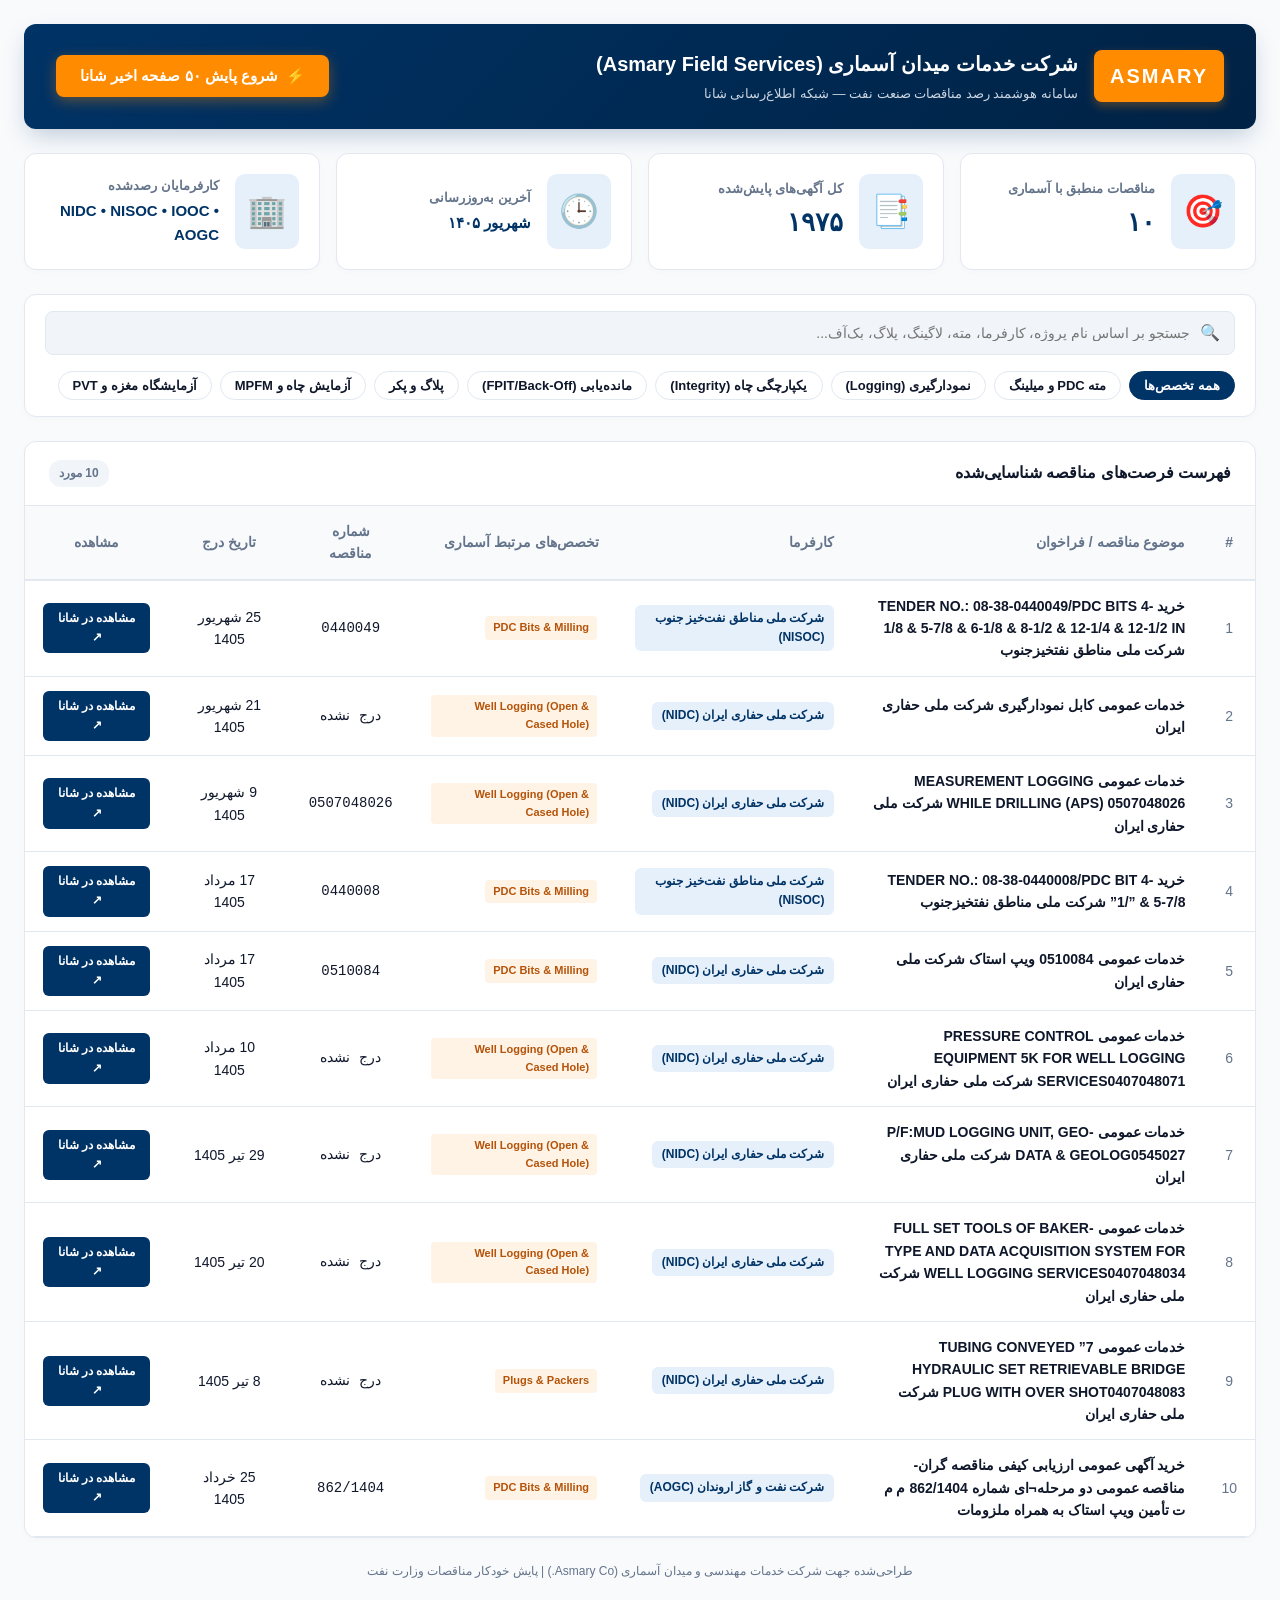
<file: index.html>
<!DOCTYPE html>
<html lang="fa" dir="rtl">
<head>
    <meta charset="UTF-8">
    <meta name="viewport" content="width=device-width, initial-scale=1.0">
    <title>سامانه رصد مناقصات بالادستی — شرکت آسماری</title>
    <link rel="stylesheet" href="static/style.css">
    <link rel="icon" href="https://asmaryco.com/wp-content/uploads/2025/12/logo_asmary_white_englishandpersian6-Copy-300x143.jpg">
</head>
<body>
    <div class="app-layout">
        <header class="navbar">
            <div class="brand">
                <div class="logo-box">ASMARY</div>
                <div>
                    <h1>شرکت خدمات میدان آسماری (Asmary Field Services)</h1>
                    <p class="subtitle">سامانه هوشمند رصد مناقصات صنعت نفت — شبکه اطلاع‌رسانی شانا</p>
                </div>
            </div>
            <div class="header-actions">
                <button id="scanBtn" class="btn btn-primary" onclick="startScan(50)">
                    <span class="btn-icon">⚡</span>
                    <span id="btnText">شروع پایش ۵۰ صفحه اخیر شانا</span>
                </button>
            </div>
        </header>

        <div class="metrics-grid">
            <div class="card metric-card">
                <span class="metric-icon">🎯</span>
                <div>
                    <div class="metric-label">مناقصات منطبق با آسماری</div>
                    <div id="matchedCount" class="metric-value">۱۰</div>
                </div>
            </div>
            <div class="card metric-card">
                <span class="metric-icon">📑</span>
                <div>
                    <div class="metric-label">کل آگهی‌های پایش‌شده</div>
                    <div id="totalScanned" class="metric-value">۱۹۷۵</div>
                </div>
            </div>
            <div class="card metric-card">
                <span class="metric-icon">🕒</span>
                <div>
                    <div class="metric-label">آخرین به‌روزرسانی</div>
                    <div id="lastUpdated" class="metric-value font-sm">شهریور ۱۴۰۵</div>
                </div>
            </div>
            <div class="card metric-card">
                <span class="metric-icon">🏢</span>
                <div>
                    <div class="metric-label">کارفرمایان رصدشده</div>
                    <div class="metric-value font-sm">NIDC • NISOC • IOOC • AOGC</div>
                </div>
            </div>
        </div>

        <div class="card filter-bar">
            <div class="search-wrapper">
                <span class="search-icon">🔍</span>
                <input type="text" id="searchInput" placeholder="جستجو بر اساس نام پروژه، کارفرما، مته، لاگینگ، پلاگ، بک‌آف...">
            </div>
            <div class="filter-pills" id="serviceFilters">
                <button class="pill active" data-filter="all">همه تخصص‌ها</button>
                <button class="pill" data-filter="PDC Bits & Milling">مته PDC و میلینگ</button>
                <button class="pill" data-filter="Well Logging (Open & Cased Hole)">نمودارگیری (Logging)</button>
                <button class="pill" data-filter="Well Integrity & Casing Inspection">یکپارچگی چاه (Integrity)</button>
                <button class="pill" data-filter="Pipe Recovery (FPIT & Back-Off)">مانده‌یابی (FPIT/Back-Off)</button>
                <button class="pill" data-filter="Plugs & Packers">پلاگ و پکر</button>
                <button class="pill" data-filter="Surface Testing & MPFM">آزمایش چاه و MPFM</button>
                <button class="pill" data-filter="Core & PVT Laboratory">آزمایشگاه مغزه و PVT</button>
            </div>
        </div>

        <div class="card table-card">
            <div class="table-header-title">
                <h2>فهرست فرصت‌های مناقصه شناسایی‌شده</h2>
                <span id="filteredCountBadge" class="badge badge-light">۱۰ مورد</span>
            </div>
            <div class="table-responsive">
                <table>
                    <thead>
                        <tr>
                            <th style="width: 50px;" class="text-center">#</th>
                            <th>موضوع مناقصه / فراخوان</th>
                            <th>کارفرما</th>
                            <th>تخصص‌های مرتبط آسماری</th>
                            <th class="text-center">شماره مناقصه</th>
                            <th class="text-center">تاریخ درج</th>
                            <th class="text-center">مشاهده</th>
                        </tr>
                    </thead>
                    <tbody id="tenderTableBody">
                    </tbody>
                </table>
            </div>
        </div>

        <footer class="footer">
            طراحی‌شده جهت شرکت خدمات مهندسی و میدان آسماری (Asmary Co.) | پایش خودکار مناقصات وزارت نفت
        </footer>
    </div>

    <script>
    const INITIAL_TENDERS = [
        {
            "title": "خرید TENDER NO.: 08-38-0440049/PDC BITS 4-1/8 & 5-7/8 & 6-1/8 & 8-1/2 & 12-1/4 & 12-1/2 IN شرکت ملی مناطق نفتخیزجنوب",
            "client": "شرکت ملی مناطق نفت‌خیز جنوب (NISOC)",
            "matched_services": ["PDC Bits & Milling"],
            "tender_id": "0440049",
            "date": "25 شهریور 1405",
            "link": "https://www.shana.ir/tender/2770143/TENDER-NO-08-38-0440049-PDC-BITS-4-1-8-5-7-8-6-1-8-8-1-2"
        },
        {
            "title": "خدمات عمومی کابل نمودارگیری شرکت ملی حفاری ایران",
            "client": "شرکت ملی حفاری ایران (NIDC)",
            "matched_services": ["Well Logging (Open & Cased Hole)"],
            "tender_id": "درج نشده",
            "date": "21 شهریور 1405",
            "link": "https://www.shana.ir/tender/2700104/کابل-نمودارگیری"
        },
        {
            "title": "خدمات عمومی MEASUREMENT LOGGING WHILE DRILLING (APS) 0507048026 شرکت ملی حفاری ایران",
            "client": "شرکت ملی حفاری ایران (NIDC)",
            "matched_services": ["Well Logging (Open & Cased Hole)"],
            "tender_id": "0507048026",
            "date": "9 شهریور 1405",
            "link": "https://www.shana.ir/tender/2584994/MEASUREMENT-LOGGING-WHILE-DRILLING-APS-0507048026"
        },
        {
            "title": "خرید TENDER NO.: 08-38-0440008/PDC BIT 4-1/” & 5-7/8” شرکت ملی مناطق نفتخیزجنوب",
            "client": "شرکت ملی مناطق نفت‌خیز جنوب (NISOC)",
            "matched_services": ["PDC Bits & Milling"],
            "tender_id": "0440008",
            "date": "17 مرداد 1405",
            "link": "https://www.shana.ir/tender/2476472/TENDER-NO-08-38-0440008-PDC-BIT-4-1-5-7-8"
        },
        {
            "title": "خدمات عمومی 0510084 ویپ استاک شرکت ملی حفاری ایران",
            "client": "شرکت ملی حفاری ایران (NIDC)",
            "matched_services": ["PDC Bits & Milling"],
            "tender_id": "0510084",
            "date": "17 مرداد 1405",
            "link": "https://www.shana.ir/tender/2470118/0510084-ویپ-استاک"
        },
        {
            "title": "خدمات عمومی PRESSURE CONTROL EQUIPMENT 5K FOR WELL LOGGING SERVICES0407048071 شرکت ملی حفاری ایران",
            "client": "شرکت ملی حفاری ایران (NIDC)",
            "matched_services": ["Well Logging (Open & Cased Hole)"],
            "tender_id": "درج نشده",
            "date": "10 مرداد 1405",
            "link": "https://www.shana.ir/tender/2415771/PRESSURE-CONTROL-EQUIPMENT-5K-FOR-WELL-LOGGING-SERVICES0407048071"
        },
        {
            "title": "خدمات عمومی P/F:MUD LOGGING UNIT, GEO-DATA & GEOLOG0545027 شرکت ملی حفاری ایران",
            "client": "شرکت ملی حفاری ایران (NIDC)",
            "matched_services": ["Well Logging (Open & Cased Hole)"],
            "tender_id": "درج نشده",
            "date": "29 تیر 1405",
            "link": "https://www.shana.ir/tender/2337783/P-F-MUD-LOGGING-UNIT-GEO-DATA-GEOLOG0545027"
        },
        {
            "title": "خدمات عمومی FULL SET TOOLS OF BAKER-TYPE AND DATA ACQUISITION SYSTEM FOR WELL LOGGING SERVICES0407048034 شرکت ملی حفاری ایران",
            "client": "شرکت ملی حفاری ایران (NIDC)",
            "matched_services": ["Well Logging (Open & Cased Hole)"],
            "tender_id": "درج نشده",
            "date": "20 تیر 1405",
            "link": "https://www.shana.ir/tender/2297099/FULL-SET-TOOLS-OF-BAKER-TYPE-AND-DATA-ACQUISITION-SYSTEM-FOR"
        },
        {
            "title": "خدمات عمومی 7” TUBING CONVEYED HYDRAULIC SET RETRIEVABLE BRIDGE PLUG WITH OVER SHOT0407048083 شرکت ملی حفاری ایران",
            "client": "شرکت ملی حفاری ایران (NIDC)",
            "matched_services": ["Plugs & Packers"],
            "tender_id": "درج نشده",
            "date": "8 تیر 1405",
            "link": "https://www.shana.ir/tender/2202536/7-TUBING-CONVEYED-HYDRAULIC-SET-RETRIEVABLE-BRIDGE-PLUG-WITH"
        },
        {
            "title": "خرید آگهی عمومی ارزیابی کیفی مناقصه گران- مناقصه عمومی دو مرحله¬ای شماره 862/1404 م م ت تأمین ویپ استاک به همراه ملزومات",
            "client": "شرکت نفت و گاز اروندان (AOGC)",
            "matched_services": ["PDC Bits & Milling"],
            "tender_id": "862/1404",
            "date": "25 خرداد 1405",
            "link": "https://www.shana.ir/tender/2133780/آگهی-عمومی-ارزیابی-کیفی-مناقصه-گران-مناقصه-عمومی-دو-مرحله-ای"
        }
    ];

    let allTenders = INITIAL_TENDERS;
    let currentCategoryFilter = 'all';

    document.addEventListener('DOMContentLoaded', () => {
        applyFilters();
        document.getElementById('searchInput').addEventListener('input', applyFilters);
        document.querySelectorAll('.filter-pills .pill').forEach(btn => {
            btn.addEventListener('click', () => {
                document.querySelectorAll('.filter-pills .pill').forEach(p => p.classList.remove('active'));
                btn.classList.add('active');
                currentCategoryFilter = btn.getAttribute('data-filter');
                applyFilters();
            });
        });
    });

    function applyFilters() {
        const searchVal = document.getElementById('searchInput').value.trim().toLowerCase();
        const filtered = allTenders.filter(t => {
            const titleMatch = t.title.toLowerCase().includes(searchVal);
            const clientMatch = (t.client || '').toLowerCase().includes(searchVal);
            const idMatch = (t.tender_id || '').toLowerCase().includes(searchVal);
            const matchesSearch = !searchVal || titleMatch || clientMatch || idMatch;

            let matchesCat = true;
            if (currentCategoryFilter !== 'all') {
                const services = t.matched_services || [];
                matchesCat = services.includes(currentCategoryFilter);
            }
            return matchesSearch && matchesCat;
        });

        renderTable(filtered);
        document.getElementById('filteredCountBadge').textContent = filtered.length + ' مورد';
    }

    function renderTable(tenders) {
        const tbody = document.getElementById('tenderTableBody');
        if (!tenders || tenders.length === 0) {
            tbody.innerHTML = '<tr><td colspan="7" class="text-center text-muted py-5">هیچ مناقصه منطبقی یافت نشد.</td></tr>';
            return;
        }

        let rowsHtml = '';
        tenders.forEach((t, i) => {
            const services = t.matched_services || [];
            const badges = services.map(s => '<span class="service-badge">' + s + '</span>').join(' ');

            rowsHtml += `
                <tr>
                    <td class="text-center font-bold text-muted">${i + 1}</td>
                    <td style="font-weight: 600; max-width: 400px;">${t.title}</td>
                    <td><span class="client-tag">${t.client}</span></td>
                    <td>${badges}</td>
                    <td class="text-center" style="font-family: monospace;">${t.tender_id || '—'}</td>
                    <td class="text-center">${t.date || '—'}</td>
                    <td class="text-center">
                        <a href="${t.link}" target="_blank" class="view-btn">مشاهده در شانا ↗</a>
                    </td>
                </tr>
            `;
        });
        tbody.innerHTML = rowsHtml;
    }

    function startScan() {
        alert('سامانه در بستر GitHub Pages به صورت دمو و ایستا اجرا شده است.\n\nبرای شروع خزش زنده ۵۰ صفحه اخیر شانا بدون محدودیت، پروژه را روی سیستم محلی با فایل run.bat اجرا فرمایید.');
    }
    </script>
</body>
</html>
</file>
<file: static/style.css>
/* Asmary Tender Monitor Styles */
:root {
    --primary: #003366;
    --primary-dark: #002244;
    --primary-light: #e6f0fa;
    --accent: #ff8c00;
    --accent-light: #fff3e6;
    --success: #107c41;
    --success-light: #e8f5e9;
    --bg: #f8fafc;
    --surface: #ffffff;
    --text-dark: #0f172a;
    --text-muted: #64748b;
    --border: #e2e8f0;
    --radius: 12px;
}

* {
    box-sizing: border-box;
    margin: 0;
    padding: 0;
}

body {
    font-family: 'Segoe UI', Tahoma, Arial, sans-serif;
    background-color: var(--bg);
    color: var(--text-dark);
    direction: rtl;
    line-height: 1.6;
}

.app-layout {
    max-width: 1440px;
    margin: 0 auto;
    padding: 24px;
}

/* Header */
.navbar {
    background: linear-gradient(135deg, var(--primary) 0%, var(--primary-dark) 100%);
    color: white;
    padding: 24px 32px;
    border-radius: var(--radius);
    display: flex;
    justify-content: space-between;
    align-items: center;
    box-shadow: 0 10px 25px -5px rgba(0, 51, 102, 0.25);
    margin-bottom: 24px;
    flex-wrap: wrap;
    gap: 16px;
}

.brand {
    display: flex;
    align-items: center;
    gap: 16px;
}

.logo-box {
    background: var(--accent);
    color: white;
    font-weight: 900;
    font-size: 20px;
    letter-spacing: 2px;
    padding: 10px 16px;
    border-radius: 8px;
    box-shadow: 0 4px 10px rgba(255, 140, 0, 0.3);
}

.navbar h1 {
    font-size: 20px;
    font-weight: 800;
}

.subtitle {
    font-size: 13px;
    color: #cbd5e1;
    margin-top: 4px;
}

/* Buttons */
.btn {
    display: inline-flex;
    align-items: center;
    gap: 8px;
    padding: 12px 24px;
    border-radius: 8px;
    font-size: 15px;
    font-weight: 700;
    cursor: pointer;
    border: none;
    transition: all 0.2s ease;
}

.btn-primary {
    background: var(--accent);
    color: white;
    box-shadow: 0 4px 14px rgba(255, 140, 0, 0.35);
}

.btn-primary:hover {
    background: #e67e00;
    transform: translateY(-1px);
}

.btn-primary:disabled {
    background: #94a3b8;
    cursor: not-allowed;
    transform: none;
    box-shadow: none;
}

/* Cards */
.card {
    background: var(--surface);
    border: 1px solid var(--border);
    border-radius: var(--radius);
    padding: 20px;
    margin-bottom: 24px;
    box-shadow: 0 2px 8px rgba(0, 0, 0, 0.02);
}

/* Progress */
.progress-card {
    border-right: 5px solid var(--accent);
}

.progress-header {
    display: flex;
    justify-content: space-between;
    align-items: center;
    margin-bottom: 12px;
}

.progress-bar-bg {
    width: 100%;
    height: 10px;
    background: #e2e8f0;
    border-radius: 5px;
    overflow: hidden;
}

.progress-bar-fill {
    height: 100%;
    background: linear-gradient(90deg, var(--accent) 0%, #ffa500 100%);
    transition: width 0.3s ease;
}

/* Metrics */
.metrics-grid {
    display: grid;
    grid-template-columns: repeat(auto-fit, minmax(240px, 1fr));
    gap: 16px;
    margin-bottom: 24px;
}

.metric-card {
    display: flex;
    align-items: center;
    gap: 16px;
    margin-bottom: 0;
}

.metric-icon {
    font-size: 32px;
    background: var(--primary-light);
    padding: 12px;
    border-radius: 10px;
}

.metric-label {
    font-size: 13px;
    color: var(--text-muted);
    font-weight: 600;
}

.metric-value {
    font-size: 26px;
    font-weight: 800;
    color: var(--primary);
    margin-top: 2px;
}

.font-sm {
    font-size: 15px;
    font-weight: 700;
}

/* Filter Bar */
.filter-bar {
    padding: 16px 20px;
}

.search-wrapper {
    display: flex;
    align-items: center;
    background: #f1f5f9;
    border: 1px solid var(--border);
    border-radius: 8px;
    padding: 8px 14px;
    margin-bottom: 16px;
}

.search-icon {
    font-size: 16px;
    margin-left: 10px;
    color: var(--text-muted);
}

.search-wrapper input {
    width: 100%;
    border: none;
    background: transparent;
    outline: none;
    font-size: 14px;
}

.filter-pills {
    display: flex;
    flex-wrap: wrap;
    gap: 8px;
}

.pill {
    padding: 6px 14px;
    border-radius: 20px;
    border: 1px solid var(--border);
    background: white;
    font-size: 13px;
    font-weight: 600;
    color: var(--text-dark);
    cursor: pointer;
    transition: all 0.2s;
}

.pill:hover {
    background: #f1f5f9;
}

.pill.active {
    background: var(--primary);
    color: white;
    border-color: var(--primary);
}

/* Table */
.table-card {
    padding: 0;
    overflow: hidden;
}

.table-header-title {
    padding: 18px 24px;
    display: flex;
    justify-content: space-between;
    align-items: center;
    border-bottom: 1px solid var(--border);
}

.table-header-title h2 {
    font-size: 16px;
    font-weight: 800;
}

.table-responsive {
    overflow-x: auto;
}

table {
    width: 100%;
    border-collapse: collapse;
    font-size: 14px;
}

th {
    background: #f8fafc;
    color: var(--text-muted);
    font-weight: 700;
    padding: 14px 18px;
    border-bottom: 2px solid var(--border);
    text-align: right;
}

td {
    padding: 14px 18px;
    border-bottom: 1px solid var(--border);
    vertical-align: middle;
}

tr:hover {
    background: #f8fafc;
}

.client-tag {
    background: var(--primary-light);
    color: var(--primary);
    padding: 4px 10px;
    border-radius: 6px;
    font-size: 12px;
    font-weight: 700;
    display: inline-block;
}

.service-badge {
    background: var(--accent-light);
    color: #b45309;
    padding: 3px 8px;
    border-radius: 4px;
    font-size: 11px;
    font-weight: 600;
    margin: 2px;
    display: inline-block;
}

.view-btn {
    display: inline-block;
    background: var(--primary);
    color: white;
    text-decoration: none;
    padding: 6px 14px;
    border-radius: 6px;
    font-size: 12px;
    font-weight: 700;
    transition: opacity 0.2s;
}

.view-btn:hover {
    opacity: 0.85;
}

.badge {
    padding: 4px 10px;
    border-radius: 12px;
    font-size: 12px;
    font-weight: 700;
}

.badge-accent {
    background: var(--accent-light);
    color: #b45309;
}

.badge-light {
    background: #f1f5f9;
    color: var(--text-muted);
}

.text-center { text-align: center; }
.text-muted { color: var(--text-muted); }
.py-5 { padding-top: 40px; padding-bottom: 40px; }
.hidden { display: none; }

.footer {
    text-align: center;
    color: var(--text-muted);
    font-size: 12px;
    margin-top: 20px;
    padding-bottom: 20px;
}
</file>
